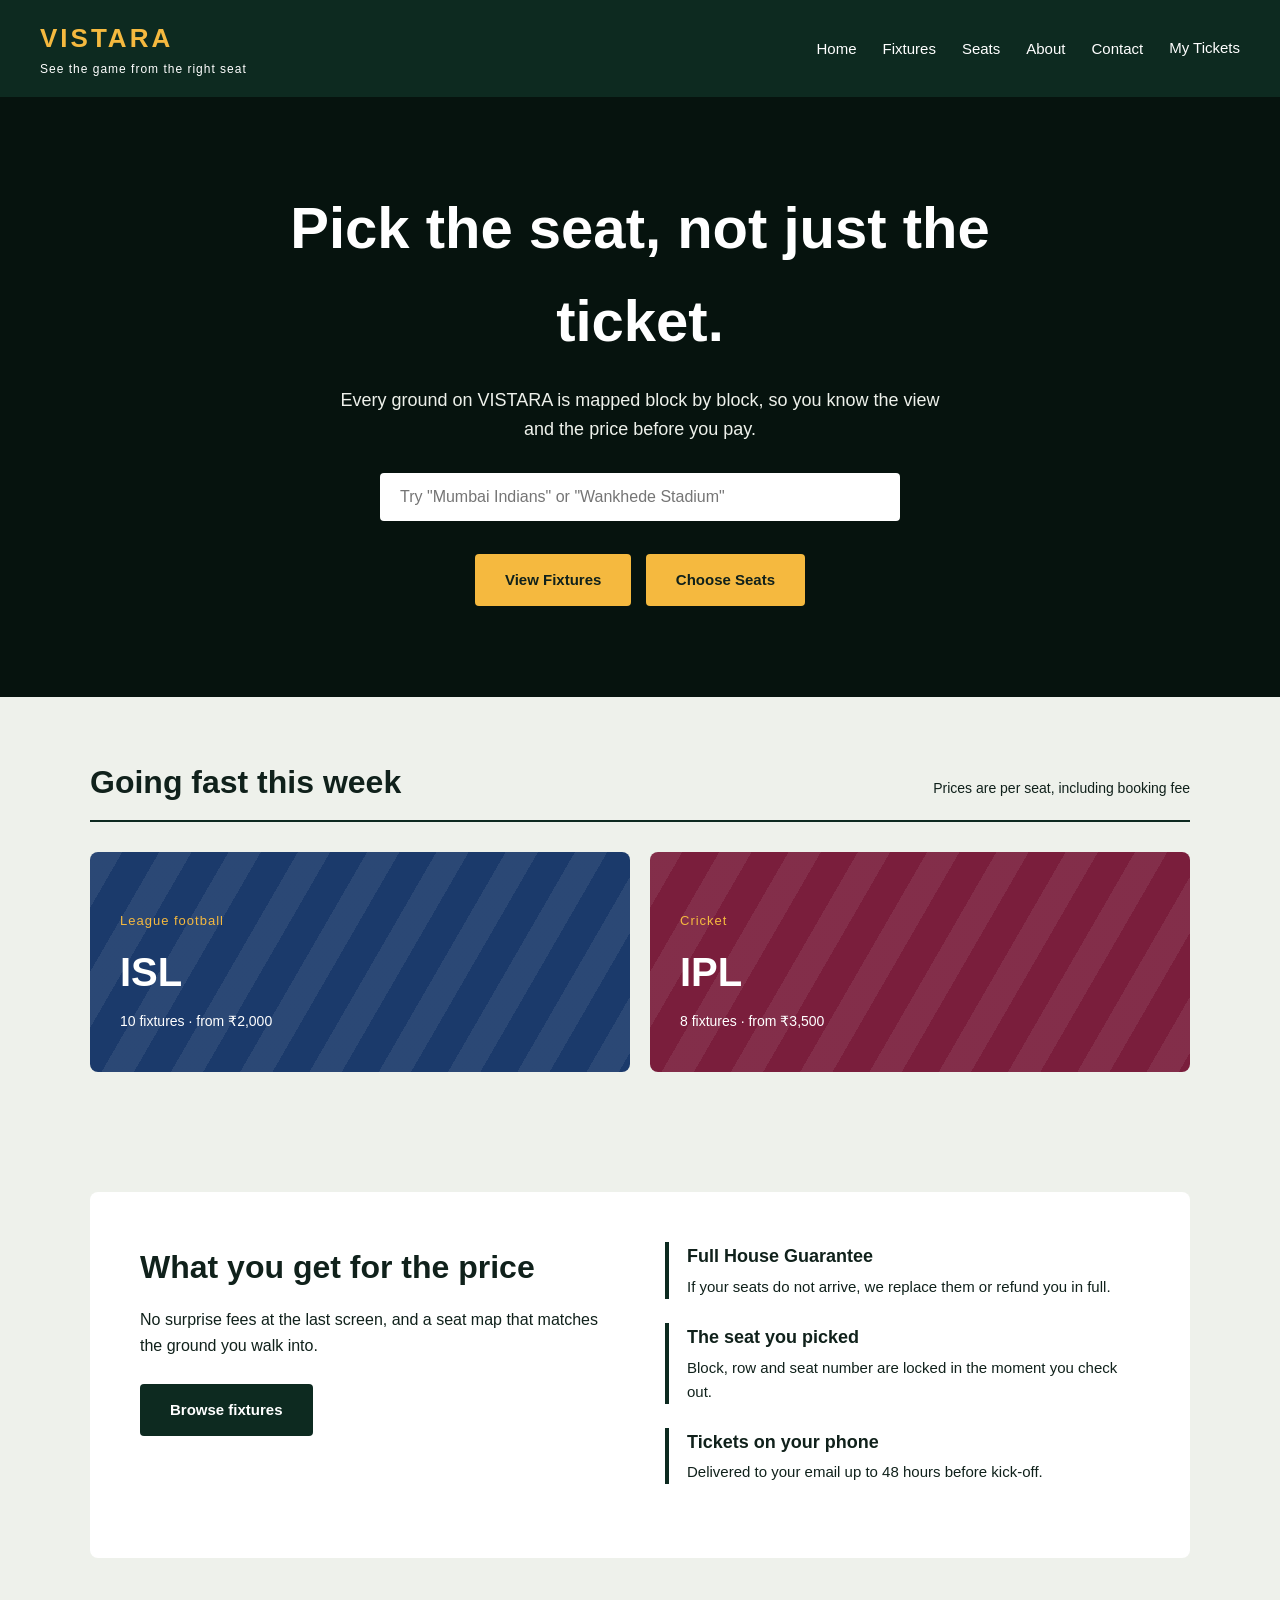
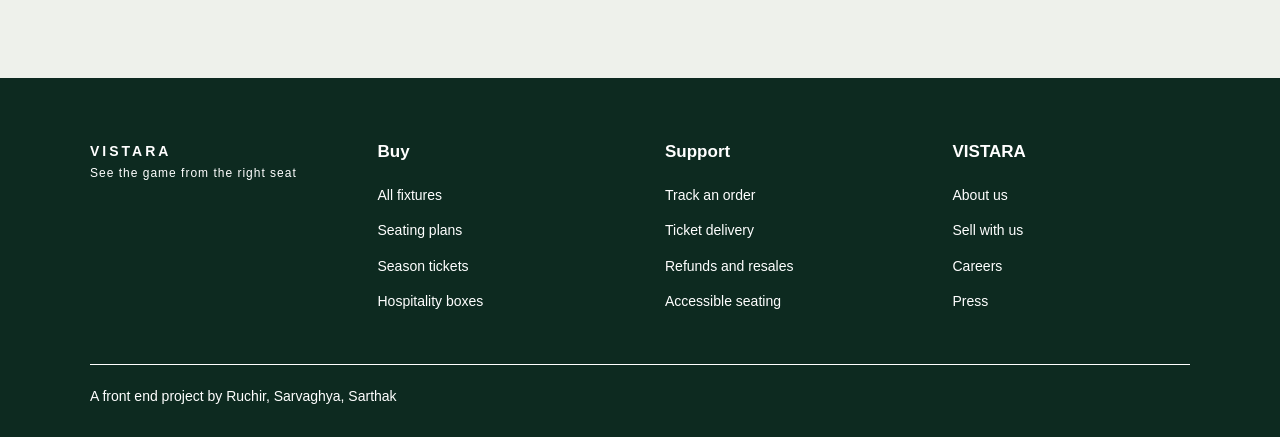
<file: index.html>
<!DOCTYPE html>
<html lang="en">

<head>
  <meta charset="UTF-8">
  <meta name="viewport" content="width=device-width, initial-scale=1.0">
  <title>VISTARA - Home</title>
  <link rel="stylesheet" href="style.css">
</head>

<body>

  <!-- NAVBAR -->
  <nav class="navbar">
    <div>
      <a class="logo" href="index.html">VISTARA</a>
      <p class="tagline">See the game from the right seat</p>
    </div>
    <ul class="nav-links">
      <li><a href="index.html">Home</a></li>
      <li><a href="fixtures.html">Fixtures</a></li>
      <li><a href="seats.html">Seats</a></li>
      <!-- not built yet -->
      <li><a href="#">About</a></li>
      <!-- not built yet -->
      <li><a href="#">Contact</a></li>
      <!-- plain text only, this is not a link -->
      <li class="nav-plain">My Tickets</li>
    </ul>
  </nav>

  <!-- HERO SECTION -->
  <section class="hero">
    <div class="hero-overlay">
      <h1>Pick the seat, not just the ticket.</h1>
      <p>
        Every ground on VISTARA is mapped block by block, so you know the view
        and the price before you pay.
      </p>

      <!-- this search box is display only - the user cannot type in it -->
      <input class="search-box" type="text"
             placeholder="Try &quot;Mumbai Indians&quot; or &quot;Wankhede Stadium&quot;"
             disabled>

      <div>
        <a class="btn" href="fixtures.html">View Fixtures</a>
        <a class="btn" href="seats.html">Choose Seats</a>
      </div>
    </div>
  </section>

  <!-- COMPETITION TILES -->
  <section class="section container">
    <div class="section-head">
      <h2>Going fast this week</h2>
      <span>Prices are per seat, including booking fee</span>
    </div>

    <div class="tiles">
      <a class="tile tile-blue" href="fixtures.html">
        <p class="kicker">League football</p>
        <h3>ISL</h3>
        <p class="meta">10 fixtures &middot; from &#8377;2,000</p>
      </a>

      <a class="tile tile-red" href="fixtures.html">
        <p class="kicker">Cricket</p>
        <h3>IPL</h3>
        <p class="meta">8 fixtures &middot; from &#8377;3,500</p>
      </a>
    </div>
  </section>

  <!-- PROMISE SECTION -->
  <section class="section container">
    <div class="promise">

      <div class="promise-left">
        <h2>What you get for the price</h2>
        <p>
          No surprise fees at the last screen, and a seat map that matches the
          ground you walk into.
        </p>
        <a class="btn-dark" href="fixtures.html">Browse fixtures</a>
      </div>

      <div class="promise-right">
        <div class="promise-item">
          <h4>Full House Guarantee</h4>
          <p>If your seats do not arrive, we replace them or refund you in full.</p>
        </div>
        <div class="promise-item">
          <h4>The seat you picked</h4>
          <p>Block, row and seat number are locked in the moment you check out.</p>
        </div>
        <div class="promise-item">
          <h4>Tickets on your phone</h4>
          <p>Delivered to your email up to 48 hours before kick-off.</p>
        </div>
      </div>

    </div>
  </section>

  <!-- FOOTER -->
  <footer class="footer">
    <div class="container">

      <div class="footer-cols">

        <div class="footer-col">
          <a class="logo" href="index.html">VISTARA</a>
          <p class="tagline">See the game from the right seat</p>
        </div>

        <div class="footer-col">
          <h4>Buy</h4>
          <ul>
            <!-- none of these footer links open a page -->
            <li><a href="#">All fixtures</a></li>
            <li><a href="#">Seating plans</a></li>
            <li><a href="#">Season tickets</a></li>
            <li><a href="#">Hospitality boxes</a></li>
          </ul>
        </div>

        <div class="footer-col">
          <h4>Support</h4>
          <ul>
            <li><a href="#">Track an order</a></li>
            <li><a href="#">Ticket delivery</a></li>
            <li><a href="#">Refunds and resales</a></li>
            <li><a href="#">Accessible seating</a></li>
          </ul>
        </div>

        <div class="footer-col">
          <h4>VISTARA</h4>
          <ul>
            <li><a href="#">About us</a></li>
            <li><a href="#">Sell with us</a></li>
            <li><a href="#">Careers</a></li>
            <li><a href="#">Press</a></li>
          </ul>
        </div>

      </div>

      <p class="footer-bottom">
        A front end project by Ruchir, Sarvaghya, Sarthak
      </p>

    </div>
  </footer>

</body>

</html>
</file>
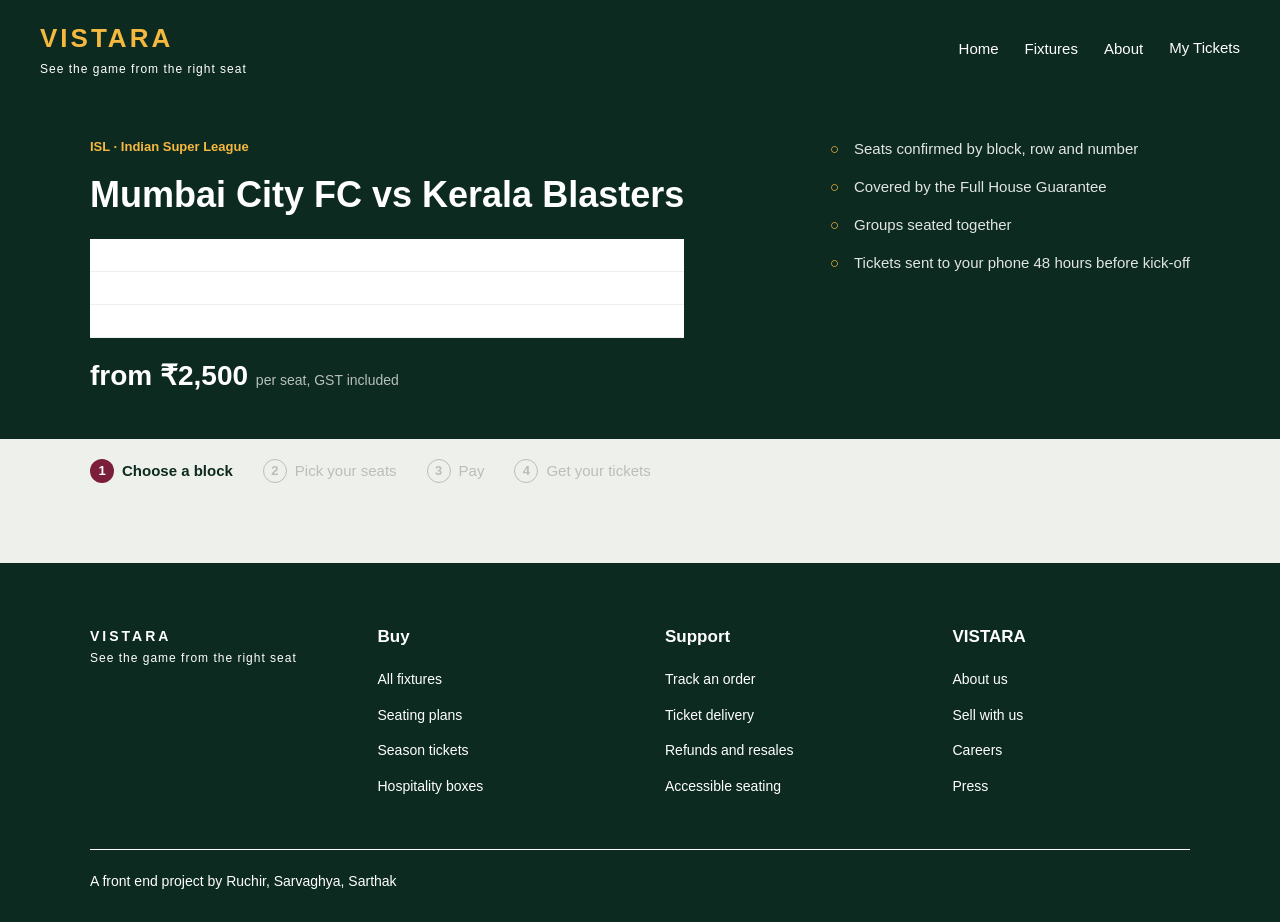
<file: booking.html>
<!DOCTYPE html>
<html lang="en">

<head>
  <meta charset="UTF-8">
  <meta name="viewport" content="width=device-width, initial-scale=1.0">
  <title>VISTARA - Book Tickets</title>
  <link rel="stylesheet" href="style.css">
</head>

<body>

  <!-- NAVBAR -->
  <nav class="navbar">
    <div>
      <a class="logo" href="index.html">VISTARA</a>
      <p class="tagline">See the game from the right seat</p>
    </div>
    <ul class="nav-links">
      <li><a href="index.html">Home</a></li>
      <li><a href="fixtures.html">Fixtures</a></li>
      <!-- not built yet -->
      <li><a href="#">About</a></li>
      <!-- plain text only, not a link -->
      <li class="nav-plain">My Tickets</li>
    </ul>
  </nav>

  <!-- MATCH INFO HEADER -->
  <section class="match-header">
    <div class="container">
      <div class="match-header-grid">

        <div>
          <p class="match-league">ISL · Indian Super League</p>
          <h1 class="match-title">Mumbai City FC vs Kerala Blasters</h1>
          <table class="match-info-table">
            <tr>
              <td class="info-label">Kick-off</td>
              <td>25 September 2026, 19:45</td>
            </tr>
            <tr>
              <td class="info-label">Ground</td>
              <td>JLN Stadium, New Delhi</td>
            </tr>
            <tr>
              <td class="info-label">Capacity</td>
              <td>75,000 · 1,840 seats left</td>
            </tr>
          </table>
          <p class="match-price">from <strong>&#8377;2,500</strong> <span>per seat, GST included</span></p>
        </div>

        <ul class="match-checks">
          <li>Seats confirmed by block, row and number</li>
          <li>Covered by the Full House Guarantee</li>
          <li>Groups seated together</li>
          <li>Tickets sent to your phone 48 hours before kick-off</li>
        </ul>

      </div>
    </div>
  </section>

  <!-- STEP PROGRESS BAR - step 1 is active -->
  <div class="container">
    <ol class="step-bar">
      <li class="step-active"><span>1</span> Choose a block</li>
      <li class="step-inactive"><span>2</span> Pick your seats</li>
      <li class="step-inactive"><span>3</span> Pay</li>
      <li class="step-inactive"><span>4</span> Get your tickets</li>
    </ol>
  </div>



  <!-- FOOTER -->
  <footer class="footer">
    <div class="container">
      <div class="footer-cols">
        <div class="footer-col">
          <a class="logo" href="index.html">VISTARA</a>
          <p class="tagline">See the game from the right seat</p>
        </div>
        <div class="footer-col">
          <h4>Buy</h4>
          <ul>
            <li><a href="#">All fixtures</a></li>
            <li><a href="#">Seating plans</a></li>
            <li><a href="#">Season tickets</a></li>
            <li><a href="#">Hospitality boxes</a></li>
          </ul>
        </div>
        <div class="footer-col">
          <h4>Support</h4>
          <ul>
            <li><a href="#">Track an order</a></li>
            <li><a href="#">Ticket delivery</a></li>
            <li><a href="#">Refunds and resales</a></li>
            <li><a href="#">Accessible seating</a></li>
          </ul>
        </div>
        <div class="footer-col">
          <h4>VISTARA</h4>
          <ul>
            <li><a href="#">About us</a></li>
            <li><a href="#">Sell with us</a></li>
            <li><a href="#">Careers</a></li>
            <li><a href="#">Press</a></li>
          </ul>
        </div>
      </div>
      <p class="footer-bottom">A front end project by Ruchir, Sarvaghya, Sarthak</p>
    </div>
  </footer>

  <!-- QTY COUNTER - adds or subtracts the number of tickets -->
  <script>
    function changeQty(id, change) {
      var el = document.getElementById(id);
      var val = parseInt(el.innerText) + change;
      if (val < 1) val = 1;   /* minimum 1 ticket */
      if (val > 8) val = 8;   /* maximum 8 tickets */
      el.innerText = val;
    }
  </script>

</body>

</html>
</file>
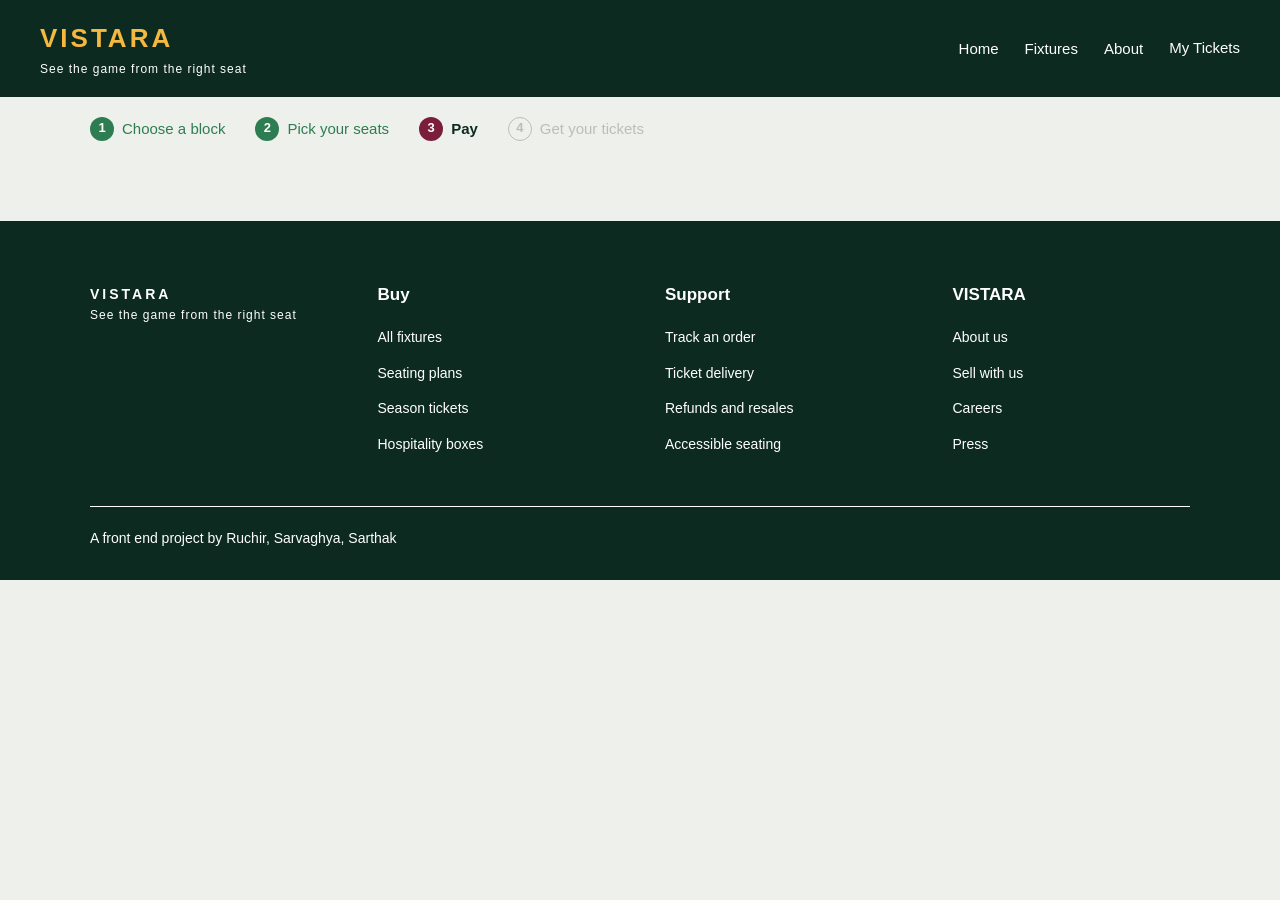
<file: checkout.html>
<!DOCTYPE html>
<html lang="en">

<head>
  <meta charset="UTF-8">
  <meta name="viewport" content="width=device-width, initial-scale=1.0">
  <title>VISTARA - Checkout</title>
  <link rel="stylesheet" href="style.css">
</head>

<body>

  <!-- NAVBAR -->
  <nav class="navbar">
    <div>
      <a class="logo" href="index.html">VISTARA</a>
      <p class="tagline">See the game from the right seat</p>
    </div>
    <ul class="nav-links">
      <li><a href="index.html">Home</a></li>
      <li><a href="fixtures.html">Fixtures</a></li>
      <!-- not built yet -->
      <li><a href="#">About</a></li>
      <!-- plain text only, not a link -->
      <li class="nav-plain">My Tickets</li>
    </ul>
  </nav>

  <!-- STEP PROGRESS BAR - step 3 is active -->
  <div class="container">
    <ol class="step-bar">
      <li class="step-done"><span>1</span> Choose a block</li>
      <li class="step-done"><span>2</span> Pick your seats</li>
      <li class="step-active"><span>3</span> Pay</li>
      <li class="step-inactive"><span>4</span> Get your tickets</li>
    </ol>
  </div>


  <!-- FOOTER -->
  <footer class="footer">
    <div class="container">
      <div class="footer-cols">
        <div class="footer-col">
          <a class="logo" href="index.html">VISTARA</a>
          <p class="tagline">See the game from the right seat</p>
        </div>
        <div class="footer-col">
          <h4>Buy</h4>
          <ul>
            <li><a href="#">All fixtures</a></li>
            <li><a href="#">Seating plans</a></li>
            <li><a href="#">Season tickets</a></li>
            <li><a href="#">Hospitality boxes</a></li>
          </ul>
        </div>
        <div class="footer-col">
          <h4>Support</h4>
          <ul>
            <li><a href="#">Track an order</a></li>
            <li><a href="#">Ticket delivery</a></li>
            <li><a href="#">Refunds and resales</a></li>
            <li><a href="#">Accessible seating</a></li>
          </ul>
        </div>
        <div class="footer-col">
          <h4>VISTARA</h4>
          <ul>
            <li><a href="#">About us</a></li>
            <li><a href="#">Sell with us</a></li>
            <li><a href="#">Careers</a></li>
            <li><a href="#">Press</a></li>
          </ul>
        </div>
      </div>
      <p class="footer-bottom">A front end project by Ruchir, Sarvaghya, Sarthak</p>
    </div>
  </footer>

</body>

</html>
</file>
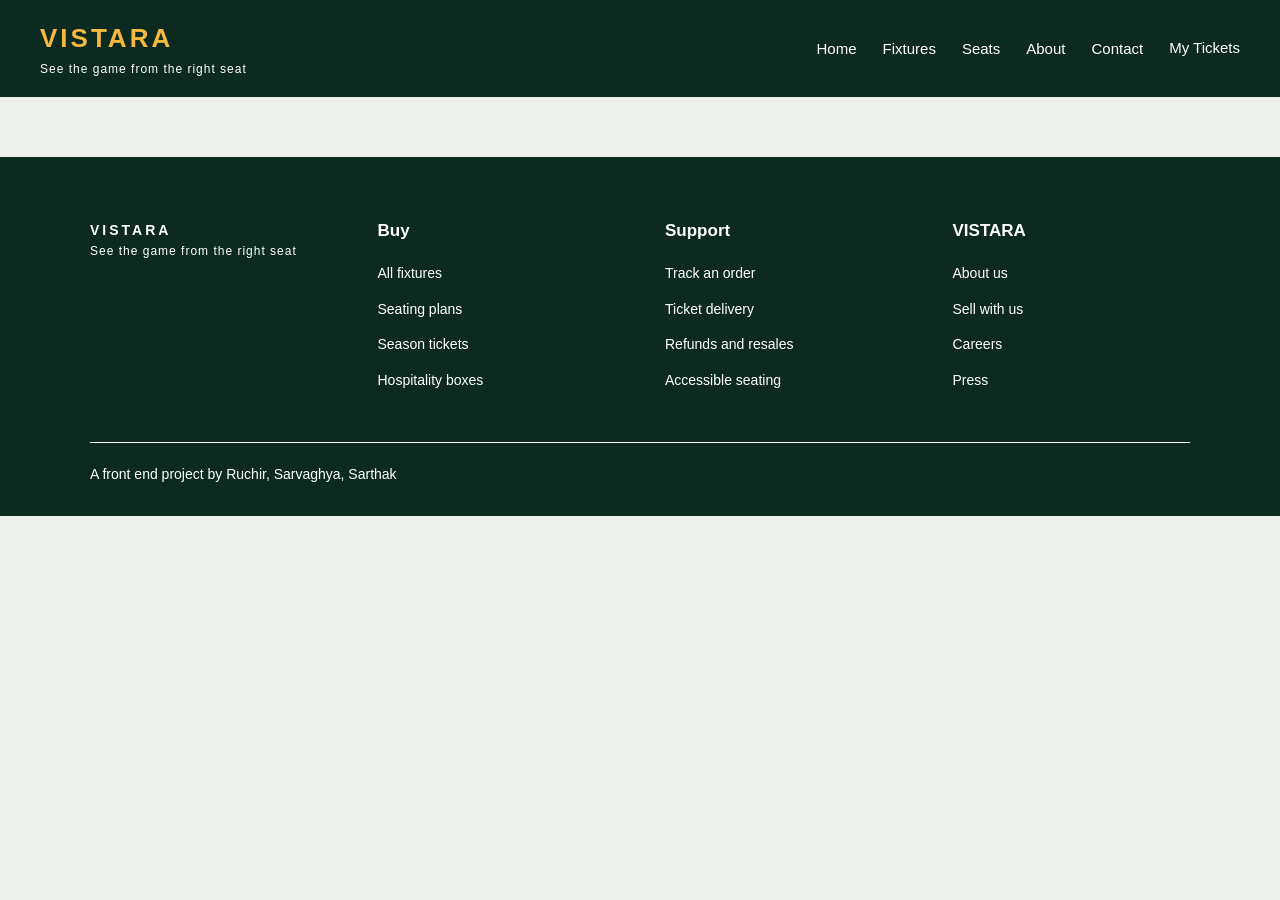
<file: fixtures.html>
<!DOCTYPE html>
<html lang="en">

<head>
  <meta charset="UTF-8">
  <meta name="viewport" content="width=device-width, initial-scale=1.0">
  <title>VISTARA - Fixtures</title>
  <link rel="stylesheet" href="style.css">
</head>

<body>

  <!-- NAVBAR -->
  <nav class="navbar">
    <div>
      <a class="logo" href="index.html">VISTARA</a>
      <p class="tagline">See the game from the right seat</p>
    </div>
    <ul class="nav-links">
      <li><a href="index.html">Home</a></li>
      <li><a href="fixtures.html">Fixtures</a></li>
      <li><a href="seats.html">Seats</a></li>
      <!-- not built yet -->
      <li><a href="#">About</a></li>
      <!-- not built yet -->
      <li><a href="#">Contact</a></li>
      <!-- plain text only, this is not a link -->
      <li class="nav-plain">My Tickets</li>
    </ul>
  </nav>


  <!-- FOOTER -->
  <footer class="footer">
    <div class="container">

      <div class="footer-cols">

        <div class="footer-col">
          <a class="logo" href="index.html">VISTARA</a>
          <p class="tagline">See the game from the right seat</p>
        </div>

        <div class="footer-col">
          <h4>Buy</h4>
          <ul>
            <!-- none of these footer links open a page -->
            <li><a href="#">All fixtures</a></li>
            <li><a href="#">Seating plans</a></li>
            <li><a href="#">Season tickets</a></li>
            <li><a href="#">Hospitality boxes</a></li>
          </ul>
        </div>

        <div class="footer-col">
          <h4>Support</h4>
          <ul>
            <li><a href="#">Track an order</a></li>
            <li><a href="#">Ticket delivery</a></li>
            <li><a href="#">Refunds and resales</a></li>
            <li><a href="#">Accessible seating</a></li>
          </ul>
        </div>

        <div class="footer-col">
          <h4>VISTARA</h4>
          <ul>
            <li><a href="#">About us</a></li>
            <li><a href="#">Sell with us</a></li>
            <li><a href="#">Careers</a></li>
            <li><a href="#">Press</a></li>
          </ul>
        </div>

      </div>

      <p class="footer-bottom">
        A front end project by Ruchir, Sarvaghya, Sarthak
      </p>

    </div>
  </footer>

</body>

</html>
</file>
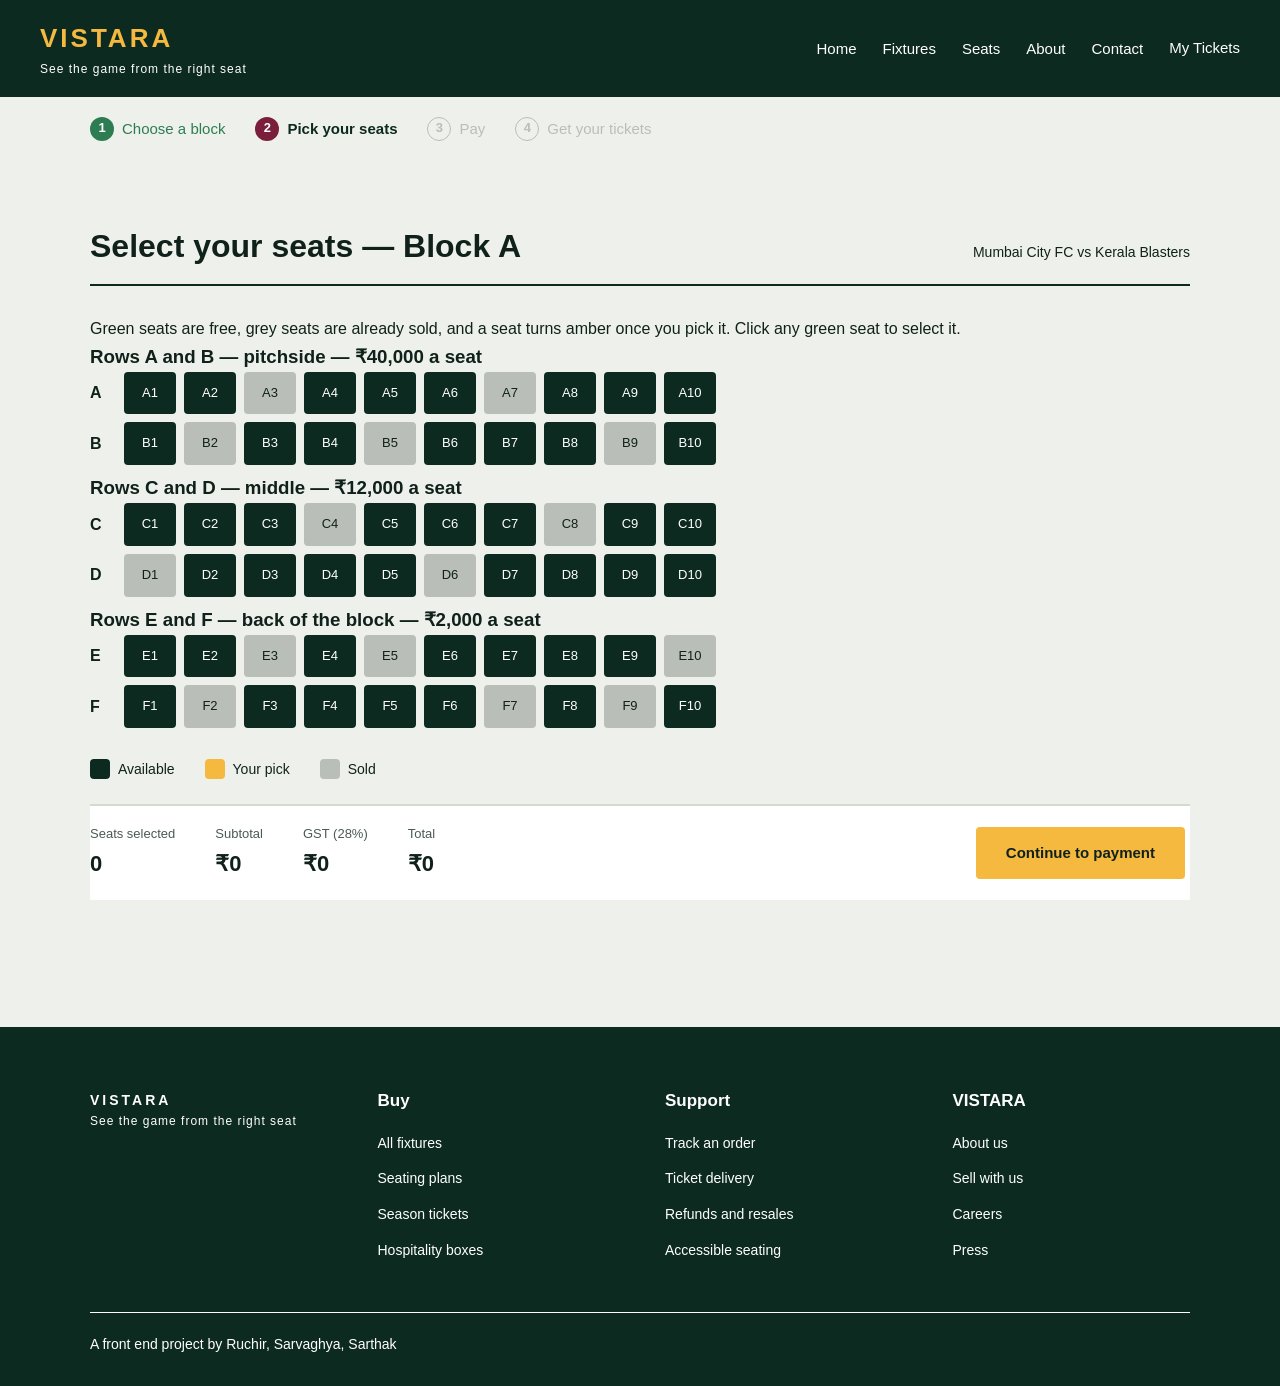
<file: seats.html>
<!DOCTYPE html>
<html lang="en">

<head>
  <meta charset="UTF-8">
  <meta name="viewport" content="width=device-width, initial-scale=1.0">
  <title>VISTARA - Seats</title>
  <link rel="stylesheet" href="style.css">
</head>

<body>

  <!-- NAVBAR -->
  <nav class="navbar">
    <div>
      <a class="logo" href="index.html">VISTARA</a>
      <p class="tagline">See the game from the right seat</p>
    </div>
    <ul class="nav-links">
      <li><a href="index.html">Home</a></li>
      <li><a href="fixtures.html">Fixtures</a></li>
      <li><a href="seats.html">Seats</a></li>
      <!-- not built yet -->
      <li><a href="#">About</a></li>
      <!-- not built yet -->
      <li><a href="#">Contact</a></li>
      <!-- plain text only, this is not a link -->
      <li class="nav-plain">My Tickets</li>
    </ul>
  </nav>

  <!-- STEP PROGRESS BAR -->
  <div class="container">
    <ol class="step-bar">
      <li class="step-done"><span>1</span> Choose a block</li>
      <li class="step-active"><span>2</span> Pick your seats</li>
      <li class="step-inactive"><span>3</span> Pay</li>
      <li class="step-inactive"><span>4</span> Get your tickets</li>
    </ol>
  </div>

  <!-- PAGE HEADING -->
  <section class="section container">

    <div class="section-head">
      <h2>Select your seats &mdash; Block A</h2>
      <span>Mumbai City FC vs Kerala Blasters</span>
    </div>

    <p>
      Green seats are free, grey seats are already sold, and a seat turns amber
      once you pick it. Click any green seat to select it.
    </p>

    <!-- PITCHSIDE ROWS - the most expensive seats -->
    <h3>Rows A and B &mdash; pitchside &mdash; &#8377;40,000 a seat</h3>

    <div class="seat-row">
      <span class="row-label">A</span>
      <input type="checkbox" id="sA1"><label for="sA1">A1</label>
      <input type="checkbox" id="sA2"><label for="sA2">A2</label>
      <span class="sold">A3</span>
      <input type="checkbox" id="sA4"><label for="sA4">A4</label>
      <input type="checkbox" id="sA5"><label for="sA5">A5</label>
      <input type="checkbox" id="sA6"><label for="sA6">A6</label>
      <span class="sold">A7</span>
      <input type="checkbox" id="sA8"><label for="sA8">A8</label>
      <input type="checkbox" id="sA9"><label for="sA9">A9</label>
      <input type="checkbox" id="sA10"><label for="sA10">A10</label>
    </div>

    <div class="seat-row">
      <span class="row-label">B</span>
      <input type="checkbox" id="sB1"><label for="sB1">B1</label>
      <span class="sold">B2</span>
      <input type="checkbox" id="sB3"><label for="sB3">B3</label>
      <input type="checkbox" id="sB4"><label for="sB4">B4</label>
      <span class="sold">B5</span>
      <input type="checkbox" id="sB6"><label for="sB6">B6</label>
      <input type="checkbox" id="sB7"><label for="sB7">B7</label>
      <input type="checkbox" id="sB8"><label for="sB8">B8</label>
      <span class="sold">B9</span>
      <input type="checkbox" id="sB10"><label for="sB10">B10</label>
    </div>

    <!-- MIDDLE ROWS -->
    <h3>Rows C and D &mdash; middle &mdash; &#8377;12,000 a seat</h3>

    <div class="seat-row">
      <span class="row-label">C</span>
      <input type="checkbox" id="sC1"><label for="sC1">C1</label>
      <input type="checkbox" id="sC2"><label for="sC2">C2</label>
      <input type="checkbox" id="sC3"><label for="sC3">C3</label>
      <span class="sold">C4</span>
      <input type="checkbox" id="sC5"><label for="sC5">C5</label>
      <input type="checkbox" id="sC6"><label for="sC6">C6</label>
      <input type="checkbox" id="sC7"><label for="sC7">C7</label>
      <span class="sold">C8</span>
      <input type="checkbox" id="sC9"><label for="sC9">C9</label>
      <input type="checkbox" id="sC10"><label for="sC10">C10</label>
    </div>

    <div class="seat-row">
      <span class="row-label">D</span>
      <span class="sold">D1</span>
      <input type="checkbox" id="sD2"><label for="sD2">D2</label>
      <input type="checkbox" id="sD3"><label for="sD3">D3</label>
      <input type="checkbox" id="sD4"><label for="sD4">D4</label>
      <input type="checkbox" id="sD5"><label for="sD5">D5</label>
      <span class="sold">D6</span>
      <input type="checkbox" id="sD7"><label for="sD7">D7</label>
      <input type="checkbox" id="sD8"><label for="sD8">D8</label>
      <input type="checkbox" id="sD9"><label for="sD9">D9</label>
      <input type="checkbox" id="sD10"><label for="sD10">D10</label>
    </div>

    <!-- BACK ROWS - the cheapest seats -->
    <h3>Rows E and F &mdash; back of the block &mdash; &#8377;2,000 a seat</h3>

    <div class="seat-row">
      <span class="row-label">E</span>
      <input type="checkbox" id="sE1"><label for="sE1">E1</label>
      <input type="checkbox" id="sE2"><label for="sE2">E2</label>
      <span class="sold">E3</span>
      <input type="checkbox" id="sE4"><label for="sE4">E4</label>
      <span class="sold">E5</span>
      <input type="checkbox" id="sE6"><label for="sE6">E6</label>
      <input type="checkbox" id="sE7"><label for="sE7">E7</label>
      <input type="checkbox" id="sE8"><label for="sE8">E8</label>
      <input type="checkbox" id="sE9"><label for="sE9">E9</label>
      <span class="sold">E10</span>
    </div>

    <div class="seat-row">
      <span class="row-label">F</span>
      <input type="checkbox" id="sF1"><label for="sF1">F1</label>
      <span class="sold">F2</span>
      <input type="checkbox" id="sF3"><label for="sF3">F3</label>
      <input type="checkbox" id="sF4"><label for="sF4">F4</label>
      <input type="checkbox" id="sF5"><label for="sF5">F5</label>
      <input type="checkbox" id="sF6"><label for="sF6">F6</label>
      <span class="sold">F7</span>
      <input type="checkbox" id="sF8"><label for="sF8">F8</label>
      <span class="sold">F9</span>
      <input type="checkbox" id="sF10"><label for="sF10">F10</label>
    </div>

    <!-- COLOUR LEGEND -->
    <div class="legend">
      <div><span class="box box-green"></span> Available</div>
      <div><span class="box box-amber"></span> Your pick</div>
      <div><span class="box box-grey"></span> Sold</div>
    </div>

    <!-- TALLY BAR -->
    <div class="tally-bar">
      <div class="tally-item"><span>Seats selected</span><strong id="tally-count">0</strong></div>
      <div class="tally-item"><span>Subtotal</span><strong id="tally-sub">&#8377;0</strong></div>
      <div class="tally-item"><span>GST (28%)</span><strong id="tally-gst">&#8377;0</strong></div>
      <div class="tally-item"><span>Total</span><strong id="tally-total">&#8377;0</strong></div>
      <a class="btn tally-btn" href="checkout.html">Continue to payment</a>
    </div>

  </section>

  <!-- FOOTER -->
  <footer class="footer">
    <div class="container">

      <div class="footer-cols">

        <div class="footer-col">
          <a class="logo" href="index.html">VISTARA</a>
          <p class="tagline">See the game from the right seat</p>
        </div>

        <div class="footer-col">
          <h4>Buy</h4>
          <ul>
            <!-- none of these footer links open a page -->
            <li><a href="#">All fixtures</a></li>
            <li><a href="#">Seating plans</a></li>
            <li><a href="#">Season tickets</a></li>
            <li><a href="#">Hospitality boxes</a></li>
          </ul>
        </div>

        <div class="footer-col">
          <h4>Support</h4>
          <ul>
            <li><a href="#">Track an order</a></li>
            <li><a href="#">Ticket delivery</a></li>
            <li><a href="#">Refunds and resales</a></li>
            <li><a href="#">Accessible seating</a></li>
          </ul>
        </div>

        <div class="footer-col">
          <h4>VISTARA</h4>
          <ul>
            <li><a href="#">About us</a></li>
            <li><a href="#">Sell with us</a></li>
            <li><a href="#">Careers</a></li>
            <li><a href="#">Press</a></li>
          </ul>
        </div>

      </div>

      <p class="footer-bottom">
        A front end project by Ruchir, Sarvaghya, Sarthak
      </p>

    </div>
  </footer>

  <!-- TALLY SCRIPT -->
  <script>
    /* this script counts how many seats the user has ticked and shows the price */
    var pricePerSeat = 2500; /* price for Block A */
    var gstRate = 0.28;      /* 28% GST on stadium tickets */

    var checkboxes = document.querySelectorAll('input[type="checkbox"]');

    checkboxes.forEach(function(box) {
      box.addEventListener('change', function() {
        var count = document.querySelectorAll('input[type="checkbox"]:checked').length;
        var subtotal = count * pricePerSeat;
        var gst = Math.round(subtotal * gstRate);
        var total = subtotal + gst;

        document.getElementById('tally-count').innerText = count;
        document.getElementById('tally-sub').innerText = '₹' + subtotal.toLocaleString('en-IN');
        document.getElementById('tally-gst').innerText = '₹' + gst.toLocaleString('en-IN');
        document.getElementById('tally-total').innerText = '₹' + total.toLocaleString('en-IN');
      });
    });
  </script>

</body>

</html>
</file>
<file: style.css>
/* ==========================================================
   VISTARA - STYLESHEET
   Plain HTML and CSS only. No frameworks. No JavaScript.

   THE COLOURS WE USE
   #0D2A20   dark green
   #F5B93F   amber
   #EEF1EB   light background
   #FFFFFF   white
   #10211B   dark text
   #1B3A6B   dark blue (ISL tile)
   #7A1E3C   dark red (IPL tile)
   #B9BFB8   grey (sold seats)
   ========================================================== */


/* ==========================================================
   PAGE BASICS
   ========================================================== */

* {
  margin: 0;
  padding: 0;
  box-sizing: border-box;
}

body {
  font-family: Arial, sans-serif;
  /* light background */
  background-color: #EEF1EB;
  /* dark text */
  color: #10211B;
  line-height: 1.6;
}

/* keeps the content in the middle of the page */
.container {
  width: 90%;
  max-width: 1100px;
  margin: 0 auto;
}


/* ==========================================================
   NAVBAR
   ========================================================== */

.navbar {
  /* dark green background */
  background-color: #0D2A20;
  padding: 18px 40px;
  display: flex;
  justify-content: space-between;
  align-items: center;
}

.logo {
  /* amber logo text */
  color: #F5B93F;
  font-size: 26px;
  font-weight: bold;
  letter-spacing: 3px;
  text-decoration: none;
}

.tagline {
  /* white small text under the logo */
  color: #FFFFFF;
  font-size: 12px;
  letter-spacing: 1px;
}

.nav-links {
  list-style: none;
  display: flex;
  gap: 26px;
}

.nav-links a {
  /* white link text */
  color: #FFFFFF;
  text-decoration: none;
  font-size: 15px;
}

/* My Tickets is plain text, not a link */
.nav-plain {
  /* white text */
  color: #FFFFFF;
  font-size: 15px;
}


/* ==========================================================
   HERO SECTION
   The background photo sits behind a dark layer so the
   white writing on top stays easy to read.
   ========================================================== */

.hero {
  /* dark green shows if the photo is missing */
  background-color: #0D2A20;
  min-height: 600px;
  display: flex;
  align-items: center;
  justify-content: center;
}

/* position the hero so the image can sit behind the overlay */
.hero {
    position: relative;
}

/* the stadium photo fills the whole hero area */
.hero img {
    position: absolute;
    top: 0;
    left: 0;
    width: 100%;
    height: 100%;
    object-fit: cover;
    object-position: center 30%;
    z-index: 0;
}

/* push the text and buttons above the photo */
.hero-overlay {
    position: relative;
    z-index: 1;
}

/* the dark layer on top of the photo */
.hero-overlay {
  background-color: rgba(0, 0, 0, 0.55);
  width: 100%;
  min-height: 600px;
  display: flex;
  flex-direction: column;
  align-items: center;
  justify-content: center;
  text-align: center;
  padding: 60px 20px;
}

.hero-overlay h1 {
  /* white heading */
  color: #FFFFFF;
  font-size: 58px;
  max-width: 800px;
  margin-bottom: 18px;
}

.hero-overlay p {
  /* light background colour used as soft text on dark green */
  color: #EEF1EB;
  font-size: 18px;
  max-width: 620px;
  margin-bottom: 30px;
}


/* ==========================================================
   SEARCH BOX (display only - it does not work)
   ========================================================== */

.search-box {
  width: 100%;
  max-width: 520px;
  padding: 15px 20px;
  border: none;
  border-radius: 4px;
  font-size: 16px;
  font-family: Arial, sans-serif;
  /* white box */
  background-color: #FFFFFF;
  /* dark text */
  color: #10211B;
  margin-bottom: 28px;
}


/* ==========================================================
   BUTTONS
   This is the ONLY hover effect on the whole website.
   ========================================================== */

.btn {
  display: inline-block;
  /* amber button background */
  background-color: #F5B93F;
  /* dark text on the amber button */
  color: #10211B;
  padding: 14px 30px;
  margin: 5px;
  border-radius: 4px;
  font-size: 15px;
  font-weight: bold;
  text-decoration: none;
}

.btn:hover {
  /* white background while the mouse is over the button */
  background-color: #FFFFFF;
}

/* the dark green button used in the promise section */
.btn-dark {
  display: inline-block;
  /* dark green button background */
  background-color: #0D2A20;
  /* white text */
  color: #FFFFFF;
  padding: 14px 30px;
  border-radius: 4px;
  font-size: 15px;
  font-weight: bold;
  text-decoration: none;
}

.btn-dark:hover {
  /* amber background while the mouse is over the button */
  background-color: #F5B93F;
  /* dark text */
  color: #10211B;
}


/* ==========================================================
   SECTION HEADINGS
   ========================================================== */

.section {
  padding: 60px 0;
}

.section-head {
  display: flex;
  justify-content: space-between;
  align-items: baseline;
  /* dark green line under the heading */
  border-bottom: 2px solid #0D2A20;
  padding-bottom: 12px;
  margin-bottom: 30px;
}

.section-head h2 {
  font-size: 32px;
}

.section-head span {
  font-size: 14px;
}


/* ==========================================================
   COMPETITION TILES
   ========================================================== */

.tiles {
  display: flex;
  gap: 20px;
}

.tile {
  flex: 1;
  padding: 40px 30px;
  border-radius: 8px;
  text-decoration: none;
  min-height: 220px;
  display: flex;
  flex-direction: column;
  justify-content: flex-end;
}

/* the ISL tile */
.tile-blue {
  /* dark blue background with diagonal stripes on top */
  background-color: #1B3A6B;
  background-image: repeating-linear-gradient(120deg,
      rgba(255, 255, 255, 0.07) 0px,
      rgba(255, 255, 255, 0.07) 28px,
      rgba(255, 255, 255, 0) 28px,
      rgba(255, 255, 255, 0) 60px);
}

/* the IPL tile */
.tile-red {
  /* dark red background with diagonal stripes on top */
  background-color: #7A1E3C;
  background-image: repeating-linear-gradient(120deg,
      rgba(255, 255, 255, 0.07) 0px,
      rgba(255, 255, 255, 0.07) 28px,
      rgba(255, 255, 255, 0) 28px,
      rgba(255, 255, 255, 0) 60px);
}

.tile .kicker {
  /* amber small text */
  color: #F5B93F;
  font-size: 13px;
  letter-spacing: 1px;
  margin-bottom: 8px;
}

.tile h3 {
  /* white big text */
  color: #FFFFFF;
  font-size: 40px;
  margin-bottom: 6px;
}

.tile .meta {
  /* white small text */
  color: #FFFFFF;
  font-size: 14px;
}


/* ==========================================================
   PROMISE SECTION
   ========================================================== */

.promise {
  /* white card background */
  background-color: #FFFFFF;
  padding: 50px;
  border-radius: 8px;
  display: flex;
  gap: 50px;
}

.promise-left {
  flex: 1;
}

.promise-left h2 {
  font-size: 32px;
  margin-bottom: 14px;
}

.promise-left p {
  margin-bottom: 26px;
}

.promise-right {
  flex: 1;
}

.promise-item {
  /* dark green line on the left of each point */
  border-left: 4px solid #0D2A20;
  padding-left: 18px;
  margin-bottom: 24px;
}

.promise-item h4 {
  font-size: 18px;
  margin-bottom: 4px;
}

.promise-item p {
  font-size: 15px;
}


/* ==========================================================
   FIXTURES TABLE
   ========================================================== */

table {
  width: 100%;
  border-collapse: collapse;
  /* white table background */
  background-color: #FFFFFF;
  margin-bottom: 40px;
}

th {
  /* dark green header row */
  background-color: #0D2A20;
  /* white header text */
  color: #FFFFFF;
  text-align: left;
  padding: 14px;
}

td {
  padding: 14px;
  /* light line between the rows */
  border-bottom: 1px solid #EEF1EB;
}

/* the small Book button inside the table */
.btn-small {
  display: inline-block;
  /* amber background */
  background-color: #F5B93F;
  /* dark text */
  color: #10211B;
  padding: 8px 18px;
  border-radius: 4px;
  font-size: 14px;
  font-weight: bold;
  text-decoration: none;
}

.btn-small:hover {
  /* dark green background while the mouse is over it */
  background-color: #0D2A20;
  /* white text */
  color: #FFFFFF;
}


/* ==========================================================
   SEAT MAP
   ========================================================== */

.seat-row {
  display: flex;
  align-items: center;
  gap: 8px;
  margin-bottom: 8px;
}

.row-label {
  width: 26px;
  font-weight: bold;
}

/* every seat is the same size and shape */
.seat-row label,
.seat-row .sold {
  display: inline-block;
  width: 52px;
  padding: 11px 0;
  text-align: center;
  border-radius: 4px;
  font-size: 13px;
}

/* a seat you are allowed to pick */
.seat-row label {
  /* dark green available seat */
  background-color: #0D2A20;
  /* white seat text */
  color: #FFFFFF;
  cursor: pointer;
}

/* a seat somebody else already bought */
.sold {
  /* grey sold seat */
  background-color: #B9BFB8;
  /* dark text */
  color: #10211B;
}


/* ==========================================================
   SELECTED SEAT TRICK

   The checkbox itself is hidden. When the checkbox is ticked,
   the label sitting right next to it turns amber. That is how
   we show a picked seat without writing any JavaScript.
   ========================================================== */

input[type="checkbox"] {
  display: none;
}

input:checked+label {
  /* amber - this seat is your pick */
  background-color: #F5B93F;
  /* dark text */
  color: #10211B;
}


/* ==========================================================
   PRICE LEGEND (seats page)
   ========================================================== */

.legend {
  display: flex;
  gap: 30px;
  margin-top: 30px;
  font-size: 14px;
}

.legend div {
  display: flex;
  align-items: center;
  gap: 8px;
}

.box {
  display: inline-block;
  width: 20px;
  height: 20px;
  border-radius: 4px;
}

/* available seat colour sample */
.box-green {
  background-color: #0D2A20;
}

/* picked seat colour sample */
.box-amber {
  background-color: #F5B93F;
}

/* sold seat colour sample */
.box-grey {
  background-color: #B9BFB8;
}


/* ==========================================================
   FOOTER
   ========================================================== */

.footer {
  /* dark green background */
  background-color: #0D2A20;
  /* white text */
  color: #FFFFFF;
  padding: 60px 0 30px 0;
  margin-top: 60px;
}

.footer-cols {
  display: flex;
  gap: 50px;
}

.footer-col {
  flex: 1;
}

.footer-col h4 {
  font-size: 17px;
  margin-bottom: 16px;
}

.footer-col ul {
  list-style: none;
}

.footer-col li {
  margin-bottom: 10px;
}

.footer-col a {
  /* white link text */
  color: #FFFFFF;
  text-decoration: none;
  font-size: 14px;
}

.footer-bottom {
  /* faint line above the last sentence */
  border-top: 1px solid #FFFFFF;
  margin-top: 40px;
  padding-top: 20px;
  font-size: 14px;
}

/* BOOKING PAGE */

/* match header at top of booking page */
.match-header { background-color: #0D2A20; color: #FFFFFF; padding: 40px 0; }
.match-header-grid { display: flex; justify-content: space-between; gap: 40px; }
.match-league { color: #F5B93F; font-size: 13px; font-weight: bold; margin-bottom: 8px; }
.match-title { font-size: 36px; margin-bottom: 16px; }
.match-info-table { border-collapse: collapse; margin-bottom: 16px; }
.match-info-table td { padding: 4px 16px 4px 0; font-size: 15px; }
.info-label { color: rgba(255,255,255,0.6); min-width: 90px; }
.match-price { font-size: 28px; font-weight: bold; }
.match-price span { font-size: 14px; font-weight: normal; color: rgba(255,255,255,0.7); }
.match-checks { list-style: none; padding: 0; margin: 0; display: grid; gap: 14px; align-content: start; }
.match-checks li { padding-left: 24px; position: relative; font-size: 15px; color: rgba(255,255,255,0.88); }
.match-checks li::before { content: "○"; position: absolute; left: 0; color: #F5B93F; }

/* step progress bar */
.step-bar { list-style: none; display: flex; gap: 30px; padding: 20px 0; margin: 0; }
.step-bar li { display: flex; align-items: center; gap: 8px; font-size: 15px; }
.step-bar span { width: 24px; height: 24px; border-radius: 50%; display: inline-flex; align-items: center; justify-content: center; font-weight: bold; font-size: 13px; }
.step-active { font-weight: bold; color: #0D2A20; }
.step-active span { background-color: #7A1E3C; color: #FFFFFF; }
.step-done { color: #2E7D52; }
.step-done span { background-color: #2E7D52; color: #FFFFFF; }
.step-inactive { color: #B9BFB8; }
.step-inactive span { background-color: #EEF1EB; color: #B9BFB8; border: 1px solid #B9BFB8; }

/* booking grid */
.booking-grid { display: flex; gap: 30px; align-items: flex-start; padding-bottom: 60px; }
.block-listings { flex: 1; display: grid; gap: 20px; }

/* block card */
.block-card { background-color: #FFFFFF; border: 1px solid #D3DACF; border-radius: 8px; padding: 24px; display: flex; justify-content: space-between; gap: 20px; }
.block-card-left { flex: 1; }
.block-card-right { min-width: 160px; text-align: right; display: flex; flex-direction: column; gap: 10px; align-items: flex-end; }
.block-card h3 { font-size: 17px; margin-bottom: 4px; display: flex; align-items: center; gap: 8px; }
.block-sub { font-size: 13px; color: #4B5B53; margin-bottom: 10px; }
.block-facts { list-style: none; padding: 0; margin: 0; font-size: 14px; color: #4B5B53; }
.block-facts li::before { content: "— "; }
.block-price { font-size: 22px; font-weight: bold; margin: 0; }
.block-price span { display: block; font-size: 12px; font-weight: normal; color: #4B5B53; }
.block-flag { font-size: 13px; font-weight: bold; }
.flag-best { color: #2E7D52; }
.flag-last { color: #B3261E; }

/* coloured dots for blocks */
.block-dot { width: 12px; height: 12px; border-radius: 3px; display: inline-block; flex-shrink: 0; }
.dot-green { background-color: #2E7D52; }
.dot-blue  { background-color: #1B3A6B; }
.dot-amber { background-color: #F5B93F; }
.dot-red   { background-color: #7A1E3C; }

/* quantity buttons */
.qty-control { display: flex; align-items: center; gap: 12px; font-size: 18px; font-weight: bold; }
.qty-btn { width: 32px; height: 32px; border: 2px solid #0D2A20; border-radius: 4px; background: #FFFFFF; font-size: 18px; cursor: pointer; display: flex; align-items: center; justify-content: center; }
.qty-btn:hover { background-color: #0D2A20; color: #FFFFFF; }

/* stadium panel */
.stadium-panel { width: 380px; flex-shrink: 0; background-color: #0D2A20; border-radius: 10px; padding: 20px; color: #FFFFFF; position: sticky; top: 20px; }
.stadium-panel-head { margin-bottom: 14px; }
.stadium-panel-head h2 { font-size: 20px; }
.stadium-panel-head p { font-size: 13px; color: rgba(255,255,255,0.6); }
.stadium-img { width: 100%; border-radius: 6px; margin-bottom: 14px; background-color: #17402F; min-height: 180px; display: block; }
.stadium-legend { display: flex; flex-wrap: wrap; gap: 10px; font-size: 12px; color: rgba(255,255,255,0.8); margin-bottom: 16px; }
.stadium-legend span { display: flex; align-items: center; gap: 6px; }
.leg-dot { width: 10px; height: 10px; border-radius: 2px; display: inline-block; }
.btn-3d { width: 100%; padding: 12px; background-color: transparent; border: 2px solid #F5B93F; color: #F5B93F; border-radius: 6px; font-size: 15px; font-weight: bold; cursor: pointer; }
.btn-3d:hover { background-color: #F5B93F; color: #0D2A20; }

/* tally bar at bottom of seats page */
.tally-bar { position: sticky; bottom: 0; background-color: #FFFFFF; border-top: 2px solid #D3DACF; padding: 16px 0; display: flex; align-items: center; gap: 40px; margin-top: 30px; }
.tally-item { display: flex; flex-direction: column; gap: 2px; }
.tally-item span { font-size: 13px; color: #4B5B53; }
.tally-item strong { font-size: 22px; font-weight: bold; }
.tally-btn { margin-left: auto; }

/* checkout page */
.checkout-grid { display: flex; gap: 30px; align-items: flex-start; padding-bottom: 60px; }
.checkout-form { flex: 1; display: grid; gap: 20px; }
.checkout-panel { background-color: #FFFFFF; border: 1px solid #D3DACF; border-radius: 8px; padding: 28px; }
.checkout-panel h2 { font-size: 22px; margin-bottom: 20px; }
.form-row { display: flex; gap: 16px; }
.form-group { display: flex; flex-direction: column; gap: 6px; flex: 1; }
.form-group label { font-size: 14px; font-weight: bold; color: #4B5B53; }
.form-group input { border: 1px solid #B6C1B2; border-radius: 6px; padding: 12px; font-size: 15px; font-family: Arial, sans-serif; }
.form-group select { border: 1px solid #B6C1B2; border-radius: 6px; padding: 12px; font-size: 15px; font-family: Arial, sans-serif; background-color: #FFFFFF; }
.form-hint { font-size: 13px; color: #4B5B53; }
.radio-group { display: grid; gap: 10px; }
.radio-option { display: flex; align-items: center; gap: 10px; font-size: 15px; }
.pay-btn { width: 100%; padding: 16px; background-color: #F5B93F; color: #10211B; border: none; border-radius: 6px; font-size: 18px; font-weight: bold; cursor: pointer; }

/* order summary panel */
.order-summary { width: 340px; flex-shrink: 0; }
.order-card { background-color: #FFFFFF; border: 1px solid #D3DACF; border-radius: 8px; padding: 24px; position: sticky; top: 20px; }
.order-card h2 { font-size: 22px; margin-bottom: 12px; }
.order-meta { font-size: 14px; color: #4B5B53; margin-bottom: 20px; line-height: 1.8; }
.order-line { display: flex; justify-content: space-between; font-size: 15px; margin-bottom: 10px; }
.order-divider { border: none; border-top: 1px solid #D3DACF; margin: 14px 0; }
.order-total { display: flex; justify-content: space-between; font-size: 20px; font-weight: bold; margin-bottom: 16px; }
.order-guarantee { font-size: 13px; color: #4B5B53; margin-top: 12px; text-align: center; }
.step-locked { color: #B9BFB8; font-size: 13px; margin-top: 8px; }

/* FILTER BAR */

.filter-bar {
  background-color: #FFFFFF;
  border: 1px solid #D3DACF;
  border-radius: 8px;
  padding: 24px 28px;
  display: flex;
  gap: 30px;
  align-items: flex-end;
  margin-bottom: 30px;
}

.filter-group {
  display: flex;
  flex-direction: column;
  gap: 8px;
  flex: 1;
}

.filter-group label {
  font-size: 13px;
  font-weight: bold;
  color: #4B5B53;
}

.filter-group select {
  border: 1px solid #B6C1B2;
  border-radius: 6px;
  padding: 12px 14px;
  font-size: 15px;
  font-family: Arial, sans-serif;
  background-color: #FFFFFF;
  color: #10211B;
  cursor: pointer;
}

/* unavailable stadiums appear faded so user can tell they are not selectable */
.unavailable {
  color: #B9BFB8;
}
</file>
